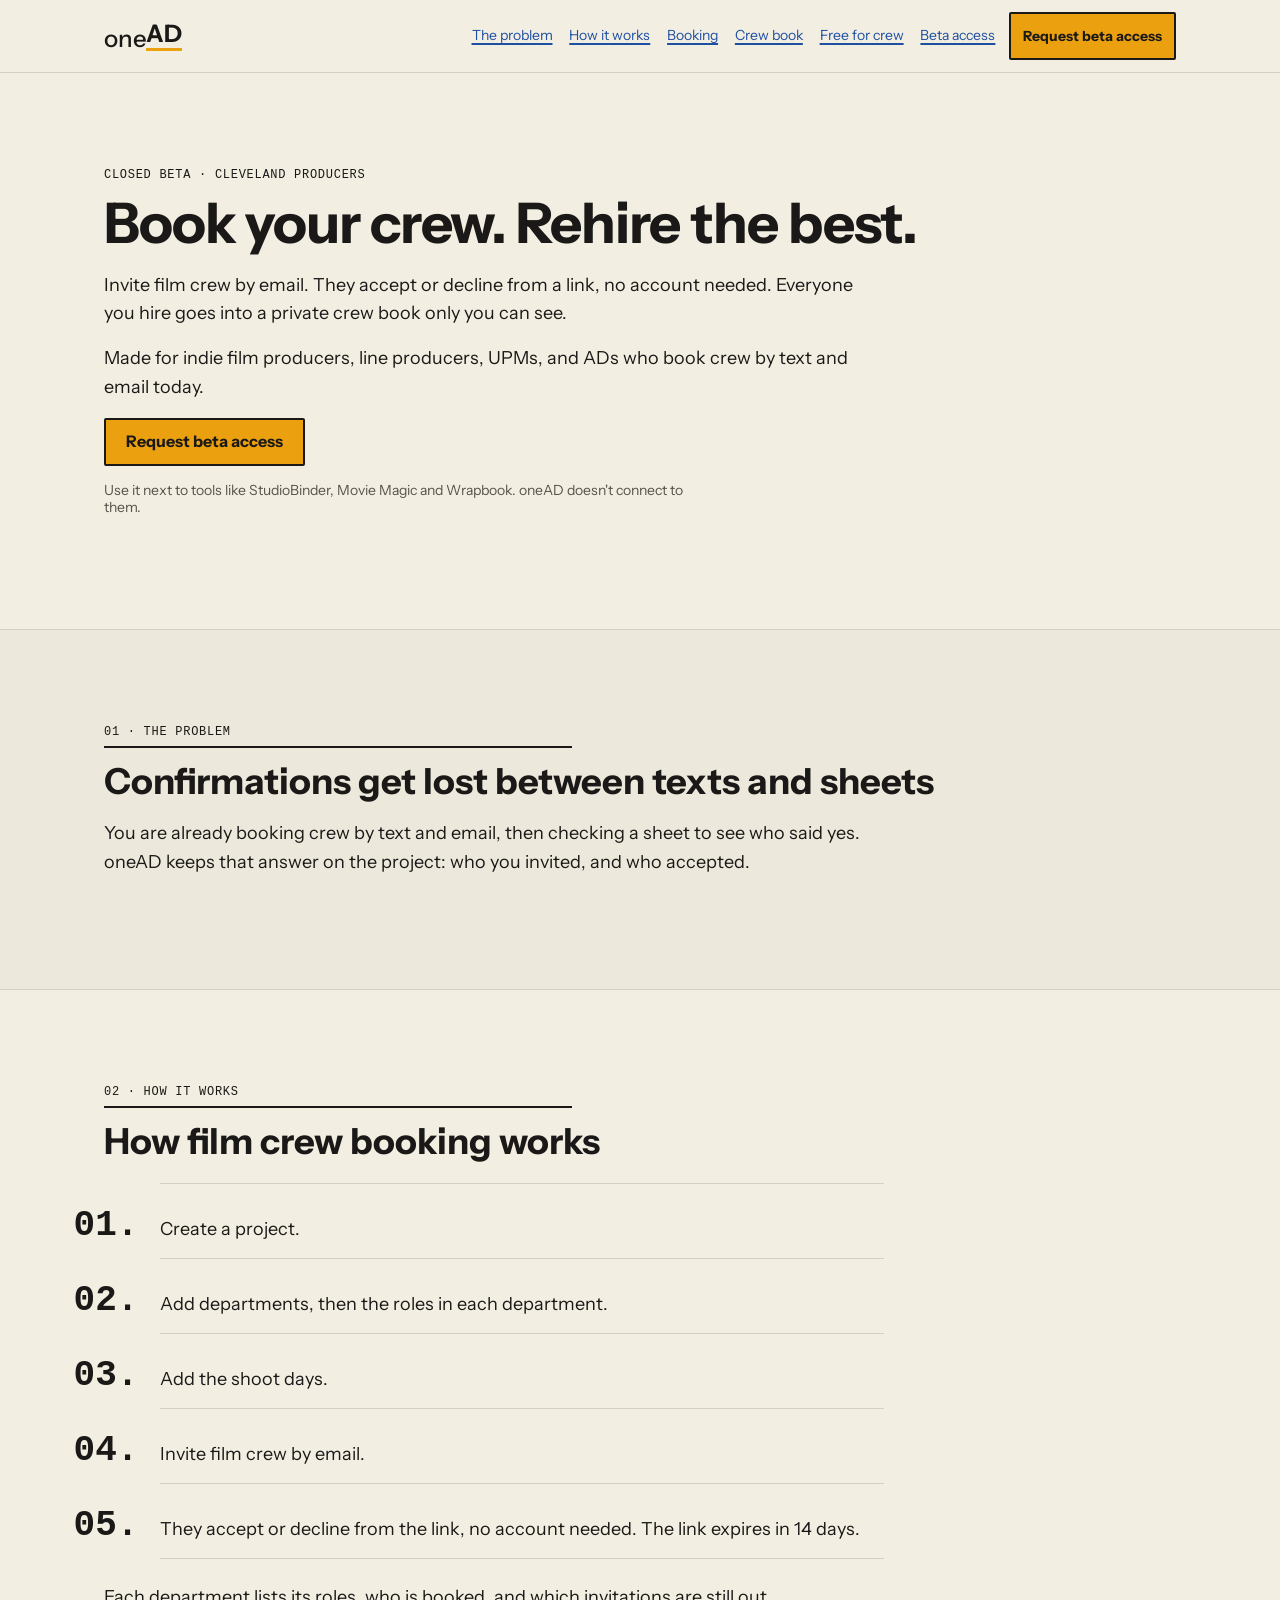
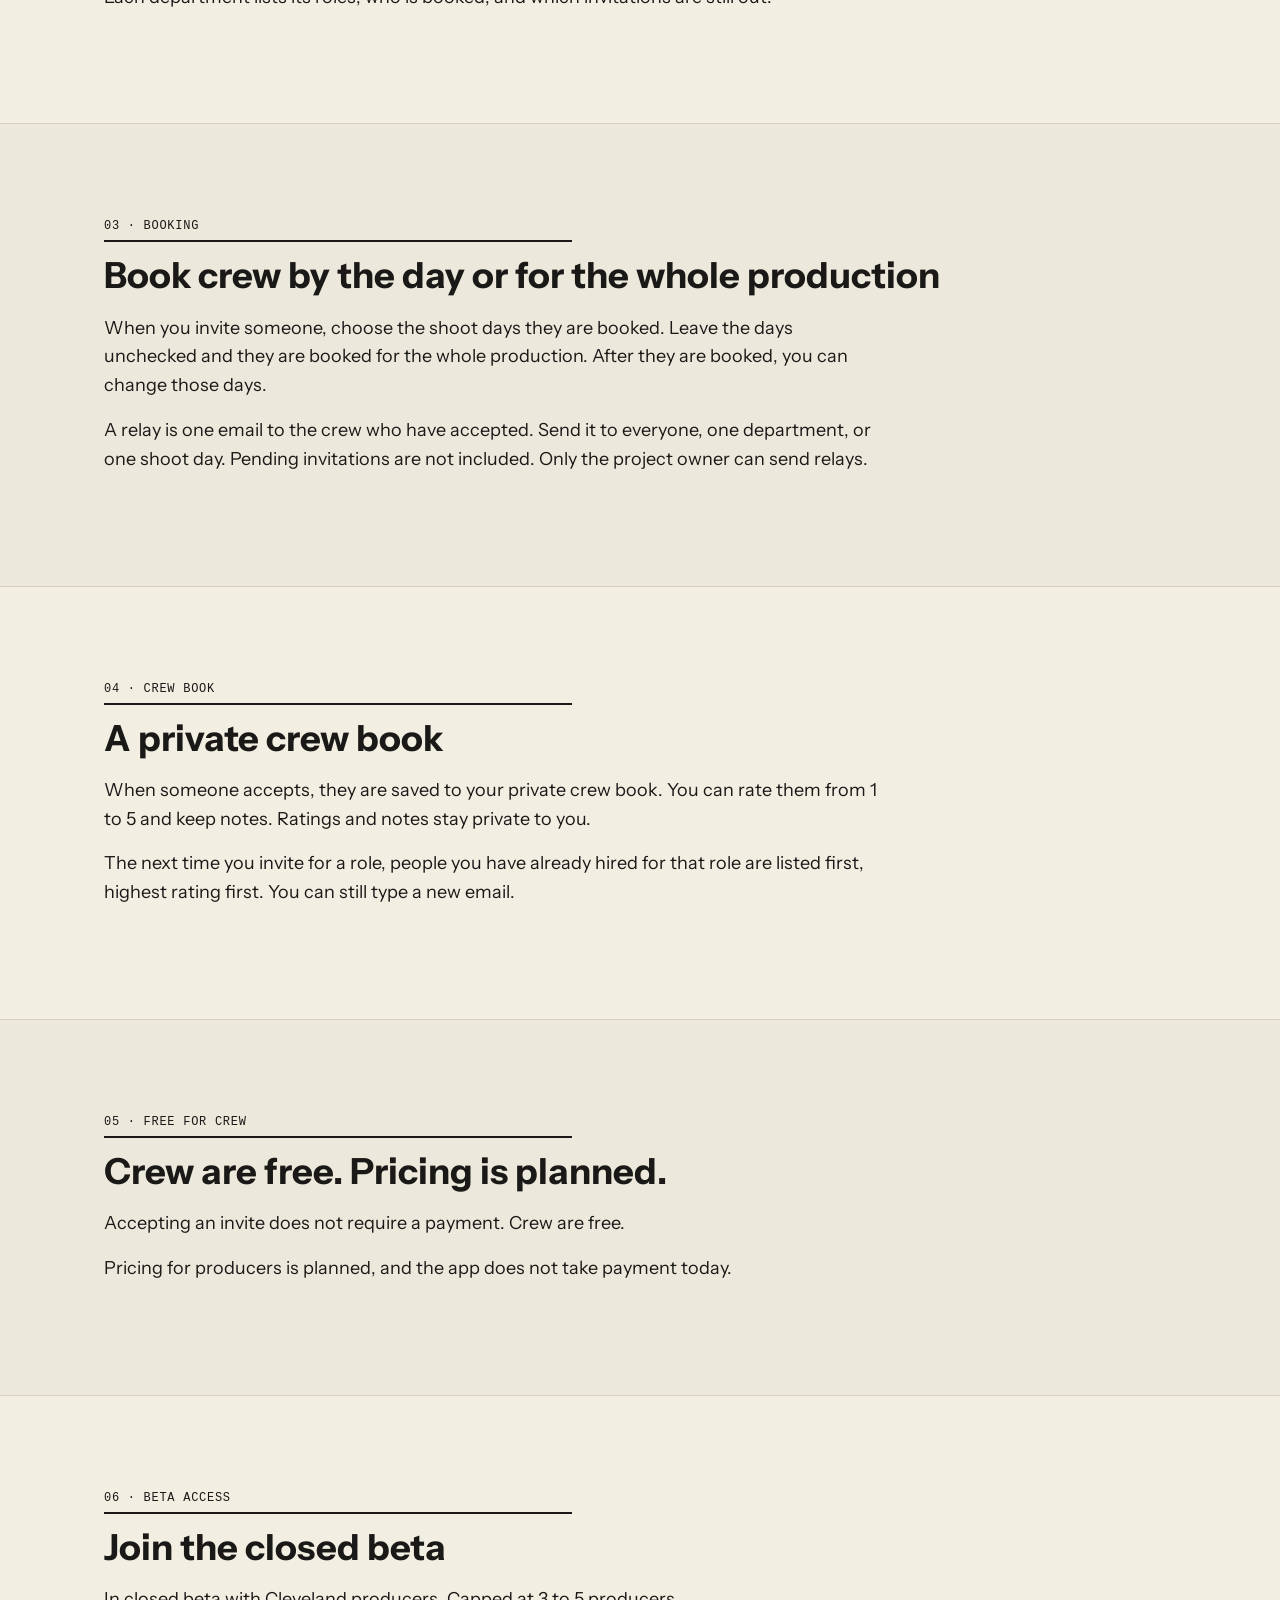
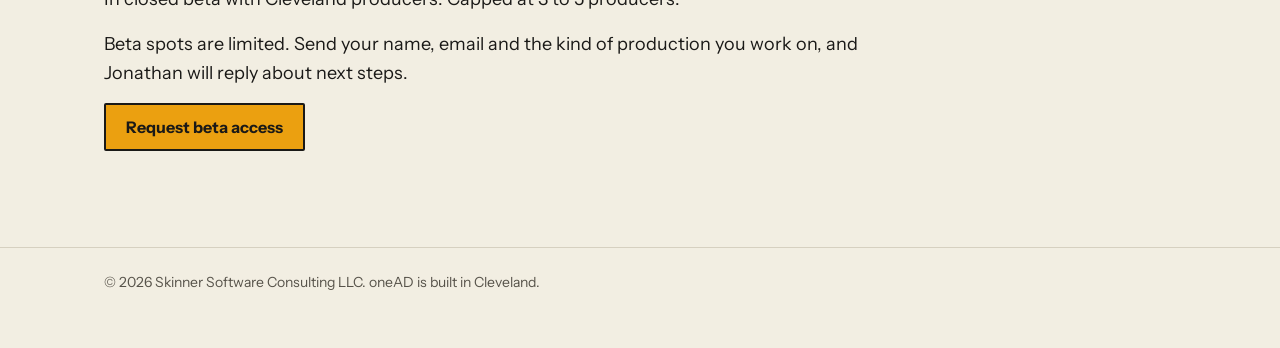
<file: index.html>
<!DOCTYPE html>
<html lang="en">
<head>
    <meta charset="UTF-8">
    <title>oneAD: Crew Booking Software for Film Productions</title>
    <meta name="viewport" content="width=device-width, initial-scale=1">
    <meta name="description" content="Invite film crew by email, book them by shoot day or the whole production, and keep a private rehire list. Crew accept by link, no account. Free for crew.">
    <link rel="canonical" href="https://oneadapp.com/">
    <meta property="og:title" content="oneAD: Crew Booking Software for Film Productions">
    <meta property="og:description" content="Invite film crew by email, book them by shoot day or the whole production, and keep a private rehire list. Crew accept by link, no account. Free for crew.">
    <meta property="og:type" content="website">
    <meta property="og:url" content="https://oneadapp.com/">
    <meta property="og:site_name" content="oneAD">
    <meta property="og:image" content="https://oneadapp.com/og-image.png">
    <meta property="og:image:secure_url" content="https://oneadapp.com/og-image.png">
    <meta property="og:image:type" content="image/png">
    <meta property="og:image:width" content="1200">
    <meta property="og:image:height" content="630">
    <meta property="og:image:alt" content="oneAD crew booking software for film productions">
    <meta name="twitter:card" content="summary_large_image">
    <meta name="twitter:title" content="oneAD: Crew Booking Software for Film Productions">
    <meta name="twitter:description" content="Invite film crew by email, book them by shoot day or the whole production, and keep a private rehire list. Crew accept by link, no account. Free for crew.">
    <meta name="twitter:image" content="https://oneadapp.com/og-image.png">
    <link rel="icon" href="/favicon.svg" type="image/svg+xml">
    <link rel="preload" href="/fonts/instrument-sans-v1.woff2" as="font" type="font/woff2" crossorigin>
    <script type="application/ld+json">
    {
        "@context": "https://schema.org",
        "@type": "Organization",
        "name": "oneAD",
        "url": "https://oneadapp.com/",
        "founder": {
            "@type": "Person",
            "name": "Jonathan Skinner"
        }
    }
    </script>
    <script type="application/ld+json">
    {
        "@context": "https://schema.org",
        "@type": "WebSite",
        "name": "oneAD",
        "url": "https://oneadapp.com/"
    }
    </script>
    <noscript>
        <style>
            #beta-dialog {
                display: block;
                position: static;
                width: min(440px, calc(100% - 32px));
                margin: 0 auto 48px;
                inset: auto;
            }
            #beta-cancel {
                display: none;
            }
        </style>
    </noscript>
    <style>
        @font-face {
            font-family: "Instrument Sans";
            font-style: normal;
            font-weight: 400 700;
            font-display: swap;
            src: url("/fonts/instrument-sans-v1.woff2") format("woff2");
            unicode-range: U+0000-00FF, U+0131, U+0152-0153, U+02BB-02BC, U+02C6, U+02DA, U+02DC, U+0304, U+0308, U+0329, U+2000-206F, U+20AC, U+2122, U+2191, U+2193, U+2212, U+2215, U+FEFF, U+FFFD;
        }
        @font-face {
            font-family: "Instrument Sans Fallback";
            font-style: normal;
            font-weight: 400;
            font-display: swap;
            src: local("Arial"), local("Arial Regular"), local("Arial-Regular"), local("ArialMT");
            size-adjust: 102.7365%;
            ascent-override: 94.4163%;
            descent-override: 24.3341%;
            line-gap-override: 0%;
        }
        @font-face {
            font-family: "Instrument Sans Fallback";
            font-style: normal;
            font-weight: 700;
            font-display: swap;
            src: local("Arial Bold"), local("Arial-BoldMT");
            size-adjust: 99.5874%;
            ascent-override: 97.4019%;
            descent-override: 25.1036%;
            line-gap-override: 0%;
        }

        /* BEGIN theme/tokens.css */
/* oneAD shared theme tokens. Source of truth for this site and the app.
   Direction B, Call Sheet. Light values match the agreed :root block.
   Dark values match the agreed .dark list. Any dark token that list does
   not give is set here and contrast-checked (notes below).
   The Instrument Sans Fallback @font-face is site CSS, not this file.
   Site v1 is light-only; .dark is here for app parity.

   Picked dark values (not in the agreed list):
   - Surfaces that pair with a listed color keep that pairing:
     card/popover foregrounds, secondary/accent/sidebar foregrounds,
     sidebar (same as muted), sidebar-primary (same as primary),
     sidebar-border, sidebar-ring.
   - --accent: #34322E. Hover fill, one step lighter than muted #2A2926.
     Foreground 11.0:1, muted-foreground 5.1:1, link 6.1:1.
   - --sidebar-accent: #3C3A34. Stronger hover than --accent.
     Foreground 9.8:1, muted-foreground 4.6:1, link 5.4:1.
   - --danger: badge text. Light #A3241A equals --destructive (5.9:1 on
     --danger-bg). Dark #FF9C92 is the agreed badge pair (8.0:1 on
     #3A1512). --destructive #B3261E on #3A1512 is 2.5:1, so badge text
     cannot reuse it. Button text stays --destructive-foreground.
*/

:root {
  color-scheme: light;
  --background: #F2EEE2;
  --foreground: #1A1917;
  --card: #FDFBF5;
  --card-foreground: #1A1917;
  --popover: #FDFBF5;
  --popover-foreground: #1A1917;
  --primary: #1A1917;
  --primary-foreground: #F2EEE2;
  --secondary: #E7E2D3;
  --secondary-foreground: #1A1917;
  --muted: #ECE8DB;
  --muted-foreground: #57534A;
  --accent: #E8E3D5;
  --accent-foreground: #1A1917;
  --destructive: #A3241A;
  --destructive-foreground: #FFFFFF;
  --border: #D6D0C0;
  --input: #857F6E;
  --ring: #1E4FA3;
  --link: #1E4FA3;
  --signal: #EBA010;
  --signal-foreground: #1A1917;
  --success: #1B6B43;
  --success-bg: #DDF1E5;
  --warning: #7A4B00;
  --warning-bg: #FBE7B0;
  --danger: #A3241A;
  --danger-bg: #FBE0DC;
  --sidebar: #ECE8DB;
  --sidebar-foreground: #1A1917;
  --sidebar-primary: #1A1917;
  --sidebar-primary-foreground: #F2EEE2;
  --sidebar-accent: #E3DECF;
  --sidebar-accent-foreground: #1A1917;
  --sidebar-border: #D6D0C0;
  --sidebar-ring: #1E4FA3;
  --radius: 0.25rem;
  --font-sans: 'Instrument Sans', 'Instrument Sans Fallback', ui-sans-serif, system-ui, "Segoe UI", Roboto, sans-serif;
  --font-mono: ui-monospace, SFMono-Regular, Menlo, Consolas, monospace;
}

.dark {
  color-scheme: dark;
  --background: #121211;
  --foreground: #F1EEE7;
  --card: #1C1B19;
  --card-foreground: #F1EEE7;
  --popover: #1C1B19;
  --popover-foreground: #F1EEE7;
  --primary: #F1EEE7;
  --primary-foreground: #121211;
  --secondary: #2A2926;
  --secondary-foreground: #F1EEE7;
  --muted: #2A2926;
  --muted-foreground: #A9A498;
  --accent: #34322E;
  --accent-foreground: #F1EEE7;
  --destructive: #B3261E;
  --destructive-foreground: #FFFFFF;
  --border: #3A3833;
  --input: #6F6B60;
  --ring: #8DB4F2;
  --link: #8DB4F2;
  --signal: #EBA010;
  --signal-foreground: #121211;
  --success: #6FD6A0;
  --success-bg: #16301F;
  --warning: #F5C451;
  --warning-bg: #33260A;
  --danger: #FF9C92;
  --danger-bg: #3A1512;
  --sidebar: #2A2926;
  --sidebar-foreground: #F1EEE7;
  --sidebar-primary: #F1EEE7;
  --sidebar-primary-foreground: #121211;
  --sidebar-accent: #3C3A34;
  --sidebar-accent-foreground: #F1EEE7;
  --sidebar-border: #3A3833;
  --sidebar-ring: #8DB4F2;
  --radius: 0.25rem;
  --font-sans: 'Instrument Sans', 'Instrument Sans Fallback', ui-sans-serif, system-ui, "Segoe UI", Roboto, sans-serif;
  --font-mono: ui-monospace, SFMono-Regular, Menlo, Consolas, monospace;
}
        /* END theme/tokens.css */

        *,
        *::before,
        *::after {
            box-sizing: border-box;
        }
        html {
            --header-height: 4.5rem;
            scroll-padding-top: var(--header-height);
            background: var(--background);
            color: var(--foreground);
        }
        body {
            margin: 0;
            font-family: var(--font-sans);
            font-size: 1rem;
            line-height: 1.6;
            background: var(--background);
            color: var(--foreground);
            text-align: left;
        }
        section[id] {
            scroll-margin-top: var(--header-height);
        }
        :focus-visible {
            outline: 3px solid var(--ring);
            outline-offset: 2px;
        }
        .skip {
            position: absolute;
            left: 1rem;
            top: 0.5rem;
            z-index: 40;
            transform: translateY(-150%);
            background: var(--foreground);
            color: var(--background);
            font-weight: 700;
            text-decoration: none;
            padding: 0.625rem 1rem;
            border-radius: 2px;
        }
        .skip:focus {
            transform: translateY(0);
        }
        .site-header {
            position: sticky;
            top: 0;
            z-index: 20;
            min-height: var(--header-height);
            background: var(--background);
            border-bottom: 1px solid var(--border);
        }
        .header-inner {
            position: relative;
            display: flex;
            flex-wrap: wrap;
            align-items: center;
            gap: 0.75rem;
            max-width: 1120px;
            min-height: var(--header-height);
            margin: 0 auto;
            padding: 0.5rem 1rem;
        }
        .nav-details {
            margin-left: auto;
        }
        .wordmark {
            display: inline-flex;
            align-items: flex-end;
            color: var(--foreground);
            font-size: 1.5rem;
            line-height: 1;
            letter-spacing: -0.01em;
            text-decoration: none;
            min-height: 20px;
        }
        .wordmark-one {
            font-weight: 500;
        }
        .wordmark-ad {
            font-weight: 700;
            display: inline-flex;
            flex-direction: column;
        }
        .wordmark-ad::after {
            content: "";
            display: block;
            height: 3px;
            margin-top: 2px;
            background: var(--signal);
        }
        .nav-details > summary {
            display: inline-flex;
            align-items: center;
            justify-content: center;
            min-height: 3rem;
            min-width: 3rem;
            padding: 0 0.75rem;
            border: 2px solid var(--foreground);
            border-radius: 2px;
            background: transparent;
            color: var(--foreground);
            font-family: var(--font-mono);
            font-size: 0.75rem;
            line-height: 1;
            letter-spacing: 0.04em;
            cursor: pointer;
            list-style: none;
        }
        .nav-details > summary::-webkit-details-marker {
            display: none;
        }
        .nav-details > summary::marker {
            content: "";
        }
        .nav-details > nav {
            display: none;
        }
        .nav-details[open] > nav {
            display: flex;
            flex-direction: column;
        }
        nav a {
            display: inline-flex;
            align-items: center;
            min-height: 3rem;
            padding: 0 0.75rem;
            color: var(--link);
            font-size: 0.875rem;
            line-height: 1.25;
            text-decoration: underline;
            text-decoration-thickness: 2px;
            text-underline-offset: 0.2em;
        }
        nav a:hover {
            background: var(--accent);
        }
        @media (max-width: 1023px) {
            .nav-details[open] > nav {
                position: absolute;
                z-index: 30;
                top: 100%;
                left: 1rem;
                right: 1rem;
                max-height: calc(100dvh - 100% - 0.5rem);
                overflow: auto;
                padding: 0.25rem;
                background: var(--card);
                border: 2px solid var(--foreground);
                border-radius: 2px;
            }
        }
        @media (min-width: 1024px) {
            .nav-details {
                display: block;
                flex: 1 1 auto;
                min-width: 0;
            }
            .nav-details > summary {
                display: none;
            }
            .nav-details > nav,
            .nav-details[open] > nav {
                display: flex;
                width: max-content;
                max-width: 100%;
                margin-left: auto;
                flex-direction: row;
                flex-wrap: nowrap;
                align-items: center;
                justify-content: flex-end;
                gap: 0.15rem 0.85rem;
                position: static;
                border: 0;
                background: transparent;
                padding: 0;
            }
            nav a {
                flex: none;
                padding: 0 0.1rem;
                white-space: nowrap;
            }
        }
        .wrap {
            max-width: 1120px;
            margin: 0 auto;
            padding: 3rem 1rem;
        }
        .hero,
        .sheet {
            background: var(--background);
            border-bottom: 1px solid var(--border);
        }
        .band {
            background: var(--muted);
            border-bottom: 1px solid var(--border);
        }
        h1,
        h2,
        h3,
        p,
        li,
        .steps,
        .label {
            max-width: 65ch;
            overflow-wrap: break-word;
        }
        h1,
        h2,
        h3 {
            hyphens: auto;
        }
        h1 {
            margin: 0 0 1rem;
            font-size: clamp(2.25rem, 1.6rem + 3vw, 3.5rem);
            font-weight: 700;
            line-height: 1.1;
            letter-spacing: -0.02em;
        }
        h2 {
            margin: 0 0 1rem;
            font-size: clamp(1.75rem, 1.4rem + 1.5vw, 2.25rem);
            font-weight: 700;
            line-height: 1.2;
        }
        h3 {
            margin: 0 0 0.5rem;
            font-size: 1.5rem;
            font-weight: 700;
            line-height: 1.3;
        }
        p {
            margin: 0 0 1rem;
        }
        .lede {
            font-size: 1.25rem;
            line-height: 1.5;
        }
        .note {
            color: var(--muted-foreground);
            font-size: 0.875rem;
            line-height: 1.25;
        }
        .hero .note {
            margin-top: 1rem;
        }
        .label {
            margin: 0 0 0.75rem;
            padding-bottom: 0.5rem;
            border-bottom: 2px solid var(--foreground);
            color: var(--foreground);
            font-family: var(--font-mono);
            font-size: 0.75rem;
            line-height: 1;
            letter-spacing: 0.06em;
            text-transform: uppercase;
        }
        #problem .label::before { content: "01 · The problem"; }
        #how-it-works .label::before { content: "02 · How it works"; }
        #booking .label::before { content: "03 · Booking"; }
        #crew-book .label::before { content: "04 · Crew book"; }
        #free-for-crew .label::before { content: "05 · Free for crew"; }
        #request-access .label::before { content: "06 · Beta access"; }
        .hero .label {
            border-bottom: 0;
            padding-bottom: 0;
        }
        .cta-button,
        .form-submit,
        .text-button {
            display: inline-flex;
            align-items: center;
            justify-content: center;
            min-height: 3rem;
            padding: 0.5rem 1.25rem;
            border-radius: 2px;
            font-family: inherit;
            font-size: 1rem;
            line-height: 1.2;
            text-align: center;
            text-decoration: none;
            cursor: pointer;
            box-shadow: none;
            transition: background-color 120ms ease, color 120ms ease, border-color 120ms ease;
        }
        .cta-button,
        .form-submit {
            background: var(--signal);
            color: var(--signal-foreground);
            border: 2px solid var(--foreground);
            font-weight: 700;
        }
        .cta-button:hover,
        .form-submit:hover {
            background: var(--foreground);
            color: var(--signal);
            border-color: var(--foreground);
        }
        .cta-button:active,
        .form-submit:active {
            transform: translateY(1px);
        }
        .form-submit:disabled {
            background: var(--secondary);
            color: var(--foreground);
            border-color: var(--foreground);
            cursor: progress;
            transform: none;
        }
        .text-button {
            background: transparent;
            color: var(--foreground);
            border: 2px solid var(--foreground);
            font-weight: 600;
        }
        .text-button:hover {
            background: var(--accent);
        }
        .site-header .cta-button {
            font-size: 0.875rem;
            padding: 0.5rem 0.75rem;
            max-width: 100%;
        }
        .steps {
            margin: 0.5rem 0 1.25rem;
            padding: 0.25rem 0 0.25rem 3.5rem;
            list-style: decimal-leading-zero;
        }
        .steps li {
            margin: 0;
            padding: 0.85rem 0;
            border-top: 1px solid var(--border);
        }
        .steps li:last-child {
            border-bottom: 1px solid var(--border);
        }
        .steps li::marker {
            color: var(--foreground);
            font-family: var(--font-mono);
            font-size: clamp(1.75rem, 1.4rem + 1.5vw, 2.25rem);
            font-weight: 700;
        }
        dialog {
            width: min(440px, calc(100% - 32px));
            max-height: calc(100vh - 2rem);
            padding: 0;
            border: 2px solid var(--foreground);
            border-radius: var(--radius);
            background: var(--card);
            color: var(--card-foreground);
        }
        dialog::backdrop {
            background: color-mix(in srgb, var(--foreground) 72%, transparent);
        }
        .beta-form {
            margin: 0;
            padding: 1.5rem 1.25rem 1.25rem;
        }
        .beta-form p {
            font-size: 0.875rem;
            line-height: 1.5;
        }
        .field {
            display: flex;
            flex-direction: column;
            gap: 0.375rem;
            margin-bottom: 0.875rem;
            font-size: 0.875rem;
            font-weight: 600;
            line-height: 1.25;
        }
        .field input {
            min-height: 3rem;
            padding: 0.5rem 0.75rem;
            border: 2px solid var(--input);
            border-radius: 2px;
            background: var(--card);
            color: var(--foreground);
            font: inherit;
            font-size: 1rem;
            font-weight: 400;
        }
        .field input:-webkit-autofill {
            -webkit-text-fill-color: var(--foreground);
            caret-color: var(--foreground);
            box-shadow: 0 0 0 1000px var(--card) inset;
        }
        .form-actions {
            display: flex;
            flex-wrap: wrap;
            gap: 0.625rem;
            margin-top: 0.25rem;
        }
        .form-status {
            margin: 0.75rem 0 0;
            font-size: 0.875rem;
        }
        .form-status[data-state="error"] {
            color: var(--destructive);
        }
        .hp {
            position: absolute;
            left: -10000px;
            top: auto;
            width: 1px;
            height: 1px;
            overflow: hidden;
        }
        footer {
            padding: 1.5rem 1rem 2.5rem;
            color: var(--muted-foreground);
            font-size: 0.875rem;
            line-height: 1.5;
        }
        .footer-inner {
            max-width: 1120px;
            margin: 0 auto;
        }
        @media (min-width: 640px) {
            body {
                font-size: 1.125rem;
            }
        }
        @media (max-width: 639px) {
            .hero .cta-button,
            #request-access .cta-button,
            .form-submit,
            .text-button {
                width: 100%;
            }
            .form-actions {
                flex-direction: column;
            }
        }
        @media (min-width: 768px) {
            .wrap {
                padding: 6rem 1.5rem;
            }
            .header-inner,
            .footer-inner {
                padding-left: 1.5rem;
                padding-right: 1.5rem;
            }
        }
        @media (prefers-reduced-motion: reduce) {
            .cta-button,
            .form-submit,
            .text-button,
            nav a,
            .nav-details > summary {
                transition: none;
            }
            .cta-button:active,
            .form-submit:active {
                transform: none;
            }
        }
        @media (forced-colors: active) {
            .cta-button,
            .form-submit,
            .text-button,
            .nav-details > summary {
                border: 2px solid ButtonText;
            }
        }
    </style>
</head>
<body>
    <a class="skip" href="#top">Skip to content</a>
    <header class="site-header">
        <div class="header-inner">
            <a class="wordmark" href="#top" aria-label="oneAD"><span class="wordmark-one" aria-hidden="true">one</span><span class="wordmark-ad" aria-hidden="true">AD</span></a>
            <details class="nav-details" open>
                <summary>Menu</summary>
                <nav aria-label="Page">
                    <a href="#problem">The problem</a>
                    <a href="#how-it-works">How it works</a>
                    <a href="#booking">Booking</a>
                    <a href="#crew-book">Crew book</a>
                    <a href="#free-for-crew">Free for crew</a>
                    <a href="#request-access">Beta access</a>
                </nav>
            </details>
            <script>
                if (window.matchMedia("(max-width: 1023px)").matches) {
                    document.querySelector(".nav-details").removeAttribute("open");
                }
            </script>
            <a class="cta-button" href="#beta-dialog">Request beta access</a>
        </div>
    </header>

    <main>
        <section class="hero" id="top" tabindex="-1">
            <div class="wrap">
                <p class="label">Closed beta · Cleveland producers</p>
                <h1>Book your crew. Rehire the best.</h1>
                <p>
                    Invite film crew by email. They accept or decline from a link, no account needed. Everyone you hire goes into a private crew book only you can see.
                </p>
                <p>
                    Made for indie film producers, line producers, UPMs, and ADs who book crew by text and email today.
                </p>
                <a class="cta-button" href="#beta-dialog">Request beta access</a>
                <p class="note">
                    Use it next to tools like StudioBinder, Movie Magic and Wrapbook. oneAD doesn't connect to them.
                </p>
            </div>
        </section>

        <section class="band" id="problem">
            <div class="wrap">
                <div class="label" aria-hidden="true"></div>
                <h2>Confirmations get lost between texts and sheets</h2>
                <p>
                    You are already booking crew by text and email, then checking a sheet to see who said yes. oneAD keeps that answer on the project: who you invited, and who accepted.
                </p>
            </div>
        </section>

        <section class="sheet" id="how-it-works">
            <div class="wrap">
                <div class="label" aria-hidden="true"></div>
                <h2>How film crew booking works</h2>
                <ol class="steps">
                    <li>Create a project.</li>
                    <li>Add departments, then the roles in each department.</li>
                    <li>Add the shoot days.</li>
                    <li>Invite film crew by email.</li>
                    <li>They accept or decline from the link, no account needed. The link expires in 14 days.</li>
                </ol>
                <p>
                    Each department lists its roles, who is booked, and which invitations are still out.
                </p>
            </div>
        </section>

        <section class="band" id="booking">
            <div class="wrap">
                <div class="label" aria-hidden="true"></div>
                <h2>Book crew by the day or for the whole production</h2>
                <p>
                    When you invite someone, choose the shoot days they are booked. Leave the days unchecked and they are booked for the whole production. After they are booked, you can change those days.
                </p>
                <p>
                    A relay is one email to the crew who have accepted. Send it to everyone, one department, or one shoot day. Pending invitations are not included. Only the project owner can send relays.
                </p>
            </div>
        </section>

        <section class="sheet" id="crew-book">
            <div class="wrap">
                <div class="label" aria-hidden="true"></div>
                <h2>A private crew book</h2>
                <p>
                    When someone accepts, they are saved to your private crew book. You can rate them from 1 to 5 and keep notes. Ratings and notes stay private to you.
                </p>
                <p>
                    The next time you invite for a role, people you have already hired for that role are listed first, highest rating first. You can still type a new email.
                </p>
            </div>
        </section>

        <section class="band" id="free-for-crew">
            <div class="wrap">
                <div class="label" aria-hidden="true"></div>
                <h2>Crew are free. Pricing is planned.</h2>
                <p>
                    Accepting an invite does not require a payment. Crew are free.
                </p>
                <p>
                    Pricing for producers is planned, and the app does not take payment today.
                </p>
            </div>
        </section>

        <section class="sheet" id="request-access">
            <div class="wrap">
                <div class="label" aria-hidden="true"></div>
                <h2>Join the closed beta</h2>
                <p>In closed beta with Cleveland producers. Capped at 3 to 5 producers.</p>
                <p>
                    Beta spots are limited. Send your name, email and the kind of production you work on, and Jonathan will reply about next steps.
                </p>
                <a class="cta-button" href="#beta-dialog">Request beta access</a>
            </div>
        </section>
    </main>

    <dialog id="beta-dialog" aria-labelledby="beta-dialog-title">
        <form class="beta-form" name="beta-access" method="POST" data-netlify="true" data-netlify-honeypot="bot-field">
            <h3 id="beta-dialog-title">Request beta access</h3>
            <p>Send your name, email, and the kind of production you work on.</p>
            <p class="hp" aria-hidden="true">
                <label>Leave this empty <input name="bot-field" type="text" tabindex="-1" autocomplete="off"></label>
            </p>
            <input type="hidden" name="form-name" value="beta-access">
            <label class="field">
                Name
                <input id="beta-name" name="name" type="text" required maxlength="200" autocomplete="name">
            </label>
            <label class="field">
                Email
                <input id="beta-email" name="email" type="email" required maxlength="200" autocomplete="email">
            </label>
            <label class="field">
                Production type
                <input id="beta-production-type" name="production-type" type="text" required maxlength="200" autocomplete="off">
            </label>
            <div class="form-actions">
                <button class="form-submit" type="submit">Request beta access</button>
                <button class="text-button" type="button" id="beta-cancel">Cancel</button>
            </div>
            <p class="form-status" id="beta-status" role="status" hidden></p>
        </form>
    </dialog>

    <footer>
        <div class="footer-inner">
            &copy; 2026 Skinner Software Consulting LLC. oneAD is built in Cleveland.
        </div>
    </footer>

    <script>
        (function () {
            var dialog = document.getElementById('beta-dialog');
            var form = dialog.querySelector('form');
            var status = document.getElementById('beta-status');
            var cancel = document.getElementById('beta-cancel');
            var nameInput = document.getElementById('beta-name');
            var lastTrigger = null;

            if (!dialog || !form || typeof dialog.showModal !== 'function') {
                return;
            }

            function openDialog(trigger) {
                lastTrigger = trigger || null;
                status.hidden = true;
                status.textContent = '';
                status.removeAttribute('data-state');
                dialog.showModal();
                nameInput.focus();
            }

            function closeDialog() {
                if (dialog.open) {
                    dialog.close();
                }
            }

            document.querySelectorAll('a[href="#beta-dialog"]').forEach(function (link) {
                link.addEventListener('click', function (event) {
                    event.preventDefault();
                    openDialog(link);
                });
            });

            cancel.addEventListener('click', closeDialog);

            dialog.addEventListener('close', function () {
                if (lastTrigger && typeof lastTrigger.focus === 'function') {
                    lastTrigger.focus();
                }
            });

            form.addEventListener('submit', function (event) {
                event.preventDefault();
                if (!form.reportValidity()) {
                    return;
                }

                var submit = form.querySelector('button[type="submit"]');
                submit.disabled = true;
                status.hidden = true;
                status.removeAttribute('data-state');

                var body = new URLSearchParams(new FormData(form)).toString();
                fetch('/', {
                    method: 'POST',
                    headers: { 'Content-Type': 'application/x-www-form-urlencoded' },
                    body: body
                }).then(function (response) {
                    if (!response.ok) {
                        throw new Error('Request failed');
                    }
                    form.reset();
                    status.textContent = 'Thanks. Your request has been sent.';
                    status.hidden = false;
                }).catch(function () {
                    status.dataset.state = 'error';
                    status.textContent = 'That request did not send. Check the form and try again.';
                    status.hidden = false;
                }).finally(function () {
                    submit.disabled = false;
                });
            });
        })();
    </script>
    <script>
        (function () {
            var menu = document.querySelector('.nav-details');
            if (!menu) {
                return;
            }
            var desktop = window.matchMedia('(min-width: 1024px)');
            function sync() {
                if (desktop.matches) {
                    menu.setAttribute('open', '');
                } else {
                    menu.removeAttribute('open');
                }
            }
            sync();
            desktop.addEventListener('change', sync);
            menu.querySelectorAll('a').forEach(function (link) {
                link.addEventListener('click', function () {
                    if (!desktop.matches) {
                        menu.removeAttribute('open');
                    }
                });
            });
            document.addEventListener('keydown', function (event) {
                if (event.key !== 'Escape' || !menu.open || desktop.matches) {
                    return;
                }
                var dialog = document.getElementById('beta-dialog');
                if (dialog && dialog.open) {
                    return;
                }
                menu.removeAttribute('open');
                var summary = menu.querySelector('summary');
                if (summary) {
                    summary.focus();
                }
            });
        })();
    </script>
</body>
</html>
</file>
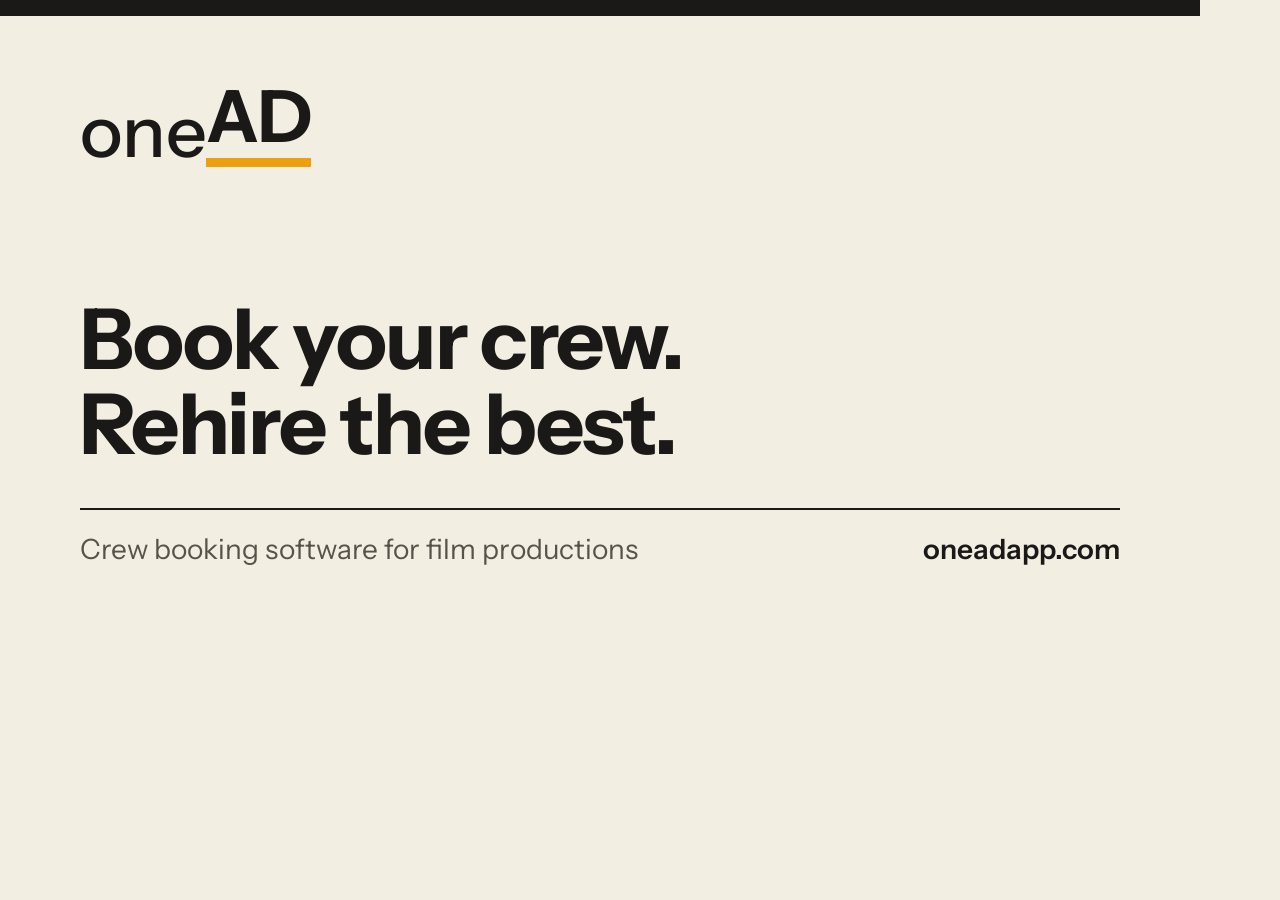
<file: scripts/og/og-image.html>
<!doctype html>
<!-- Source for /og-image.png (1200x630). Regenerate with: node scripts/render-og-image.mjs -->
<html lang="en">
<head>
<meta charset="UTF-8">
<style>
    @font-face {
        font-family: "Instrument Sans";
        font-weight: 400 700;
        src: url("../../fonts/instrument-sans-v1.woff2") format("woff2");
    }
    :root {
        --background: #F2EEE2;
        --foreground: #1A1917;
        --muted-foreground: #57534A;
        --signal: #EBA010;
    }
    * { box-sizing: border-box; margin: 0; }
    html, body { width: 1200px; height: 630px; overflow: hidden; }
    body {
        background: var(--background);
        color: var(--foreground);
        font-family: "Instrument Sans", Arial, sans-serif;
        padding: 64px 80px;
        display: flex;
        flex-direction: column;
        border-top: 16px solid var(--foreground);
    }
    .wordmark { display: inline-flex; align-items: flex-end; font-size: 72px; line-height: 1; letter-spacing: -0.01em; }
    .one { font-weight: 500; }
    .ad { font-weight: 700; display: inline-flex; flex-direction: column; }
    .ad::after { content: ""; display: block; height: 9px; margin-top: 6px; background: var(--signal); }
    h1 { margin-top: auto; font-size: 84px; font-weight: 700; line-height: 1.02; letter-spacing: -0.02em; max-width: 960px; }
    .rule { margin-top: 40px; border-top: 2px solid var(--foreground); padding-top: 22px;
            display: flex; justify-content: space-between; font-size: 28px; color: var(--muted-foreground); }
    .rule strong { color: var(--foreground); font-weight: 600; }
</style>
</head>
<body>
    <div class="wordmark"><span class="one">one</span><span class="ad">AD</span></div>
    <h1>Book your crew.<br>Rehire the best.</h1>
    <div class="rule"><span>Crew booking software for film productions</span><strong>oneadapp.com</strong></div>
</body>
</html>
</file>
